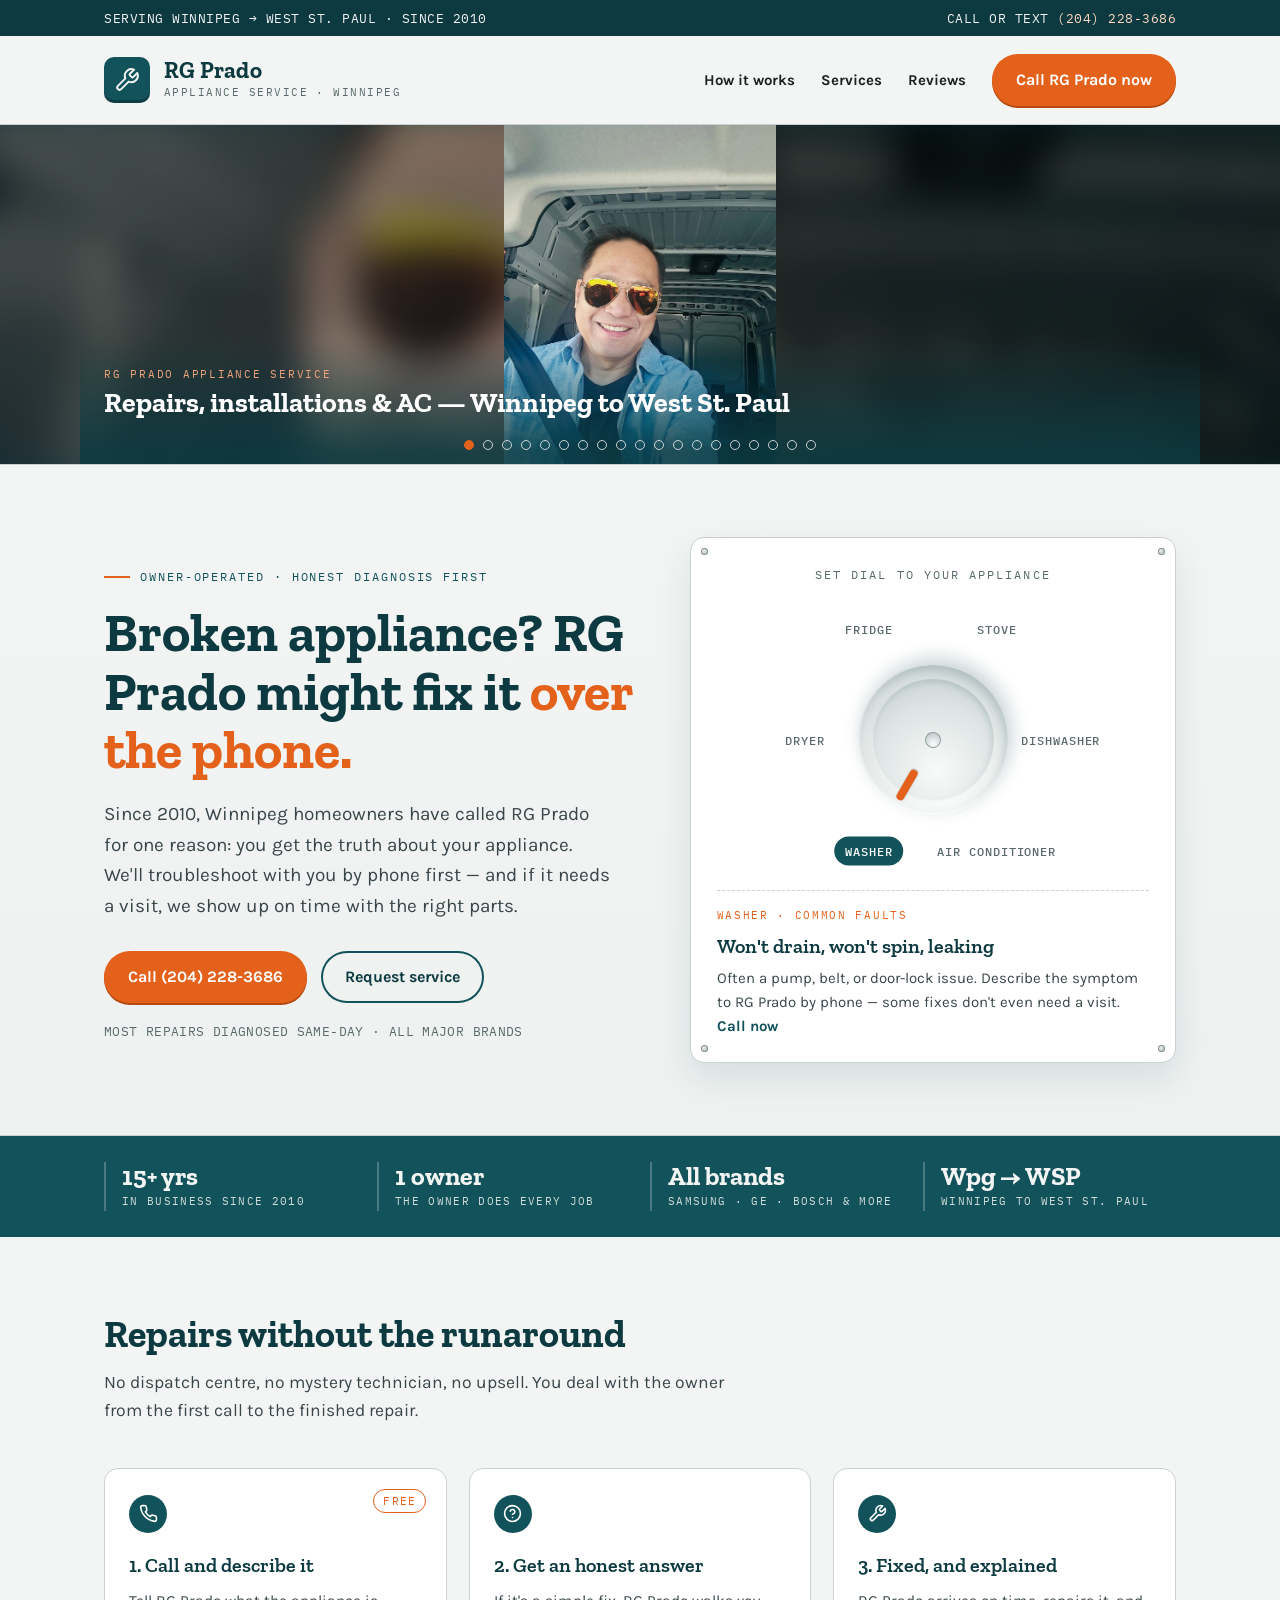
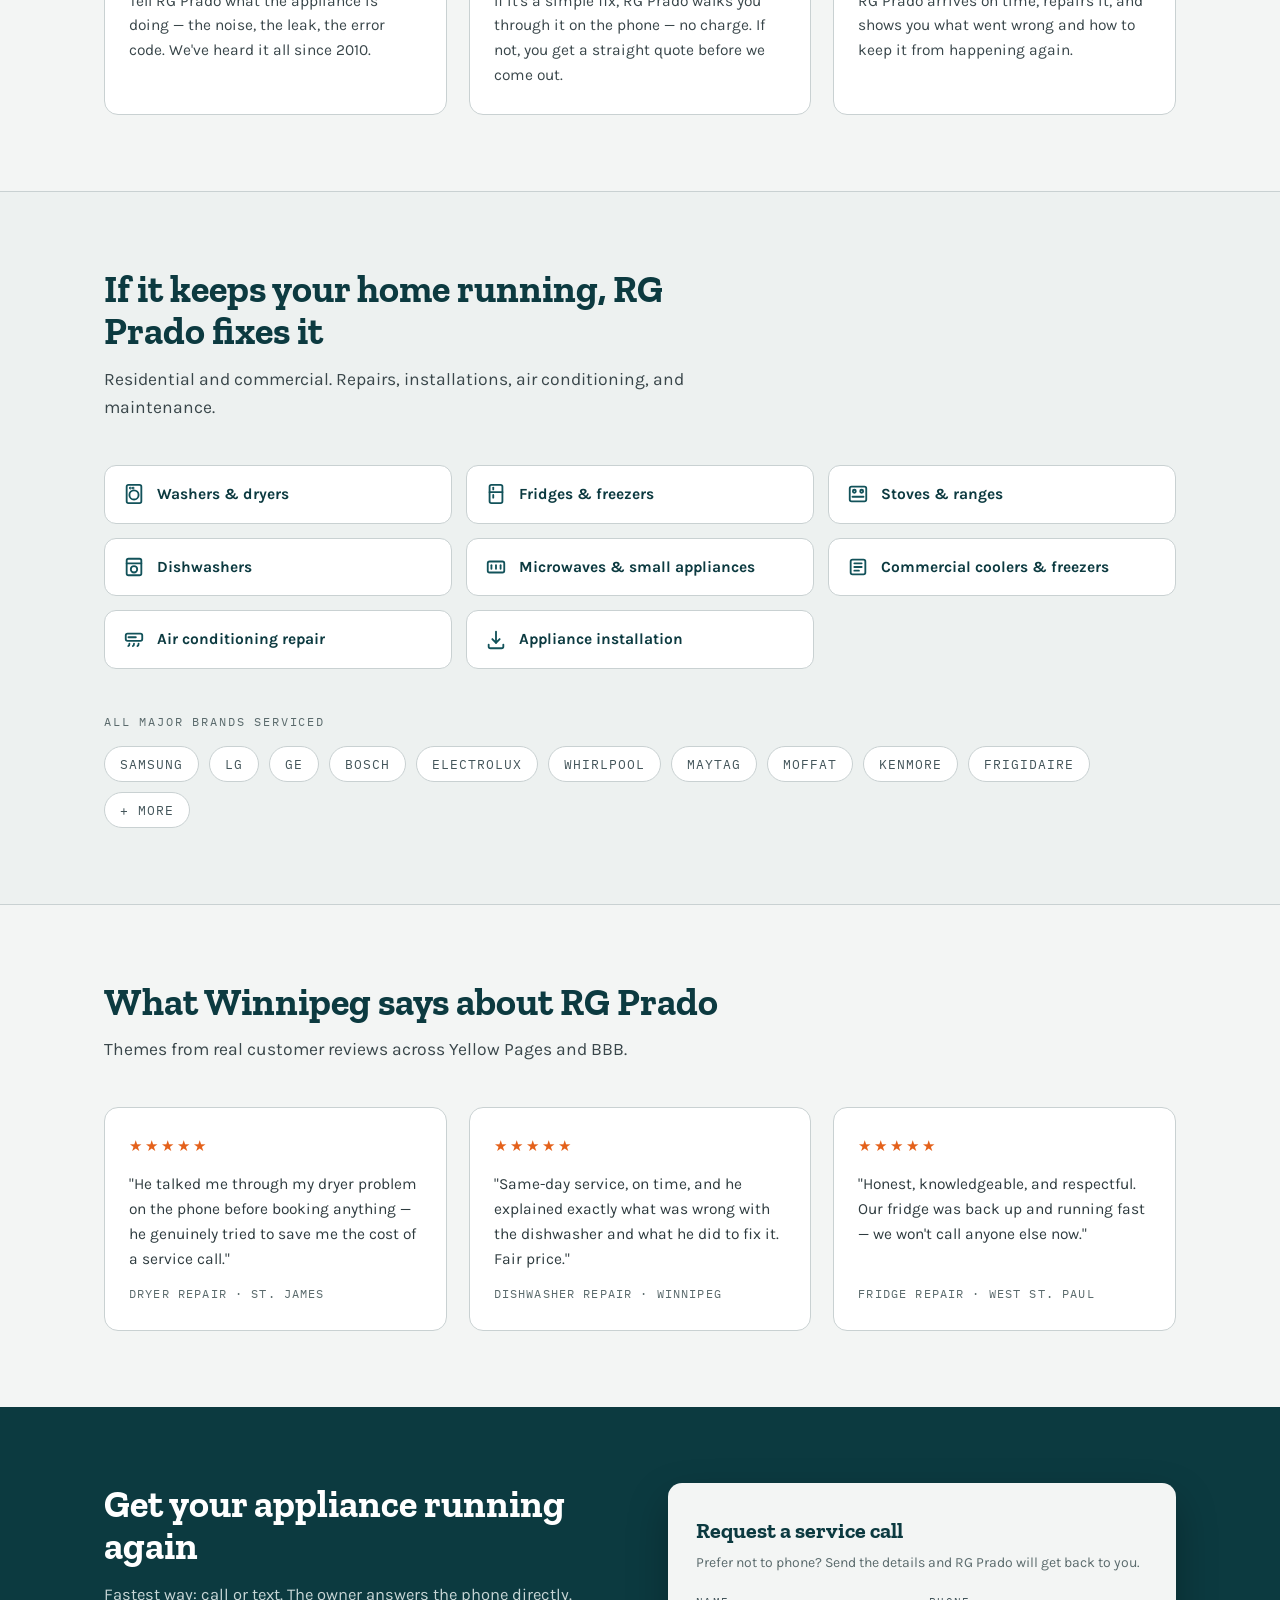
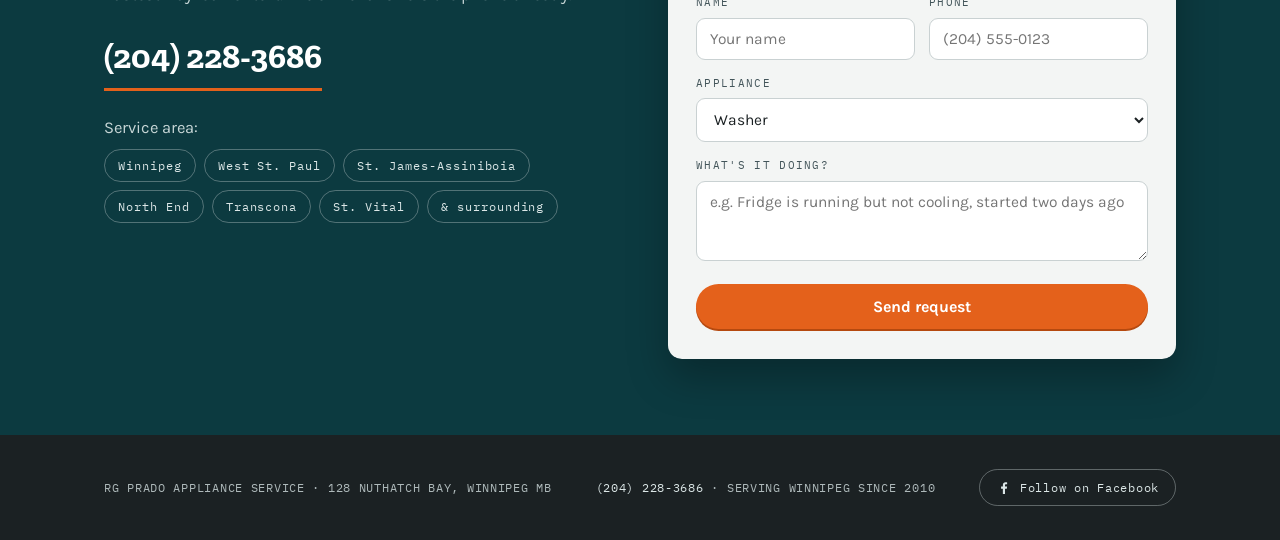
<file: index.html>
<!DOCTYPE html>
<html lang="en">
<head>
    <meta charset="UTF-8">
    <meta name="viewport" content="width=device-width, initial-scale=1.0">
    <title>RG Prado Appliance Service — Winnipeg Appliance Repair Since 2010</title>
    <link rel="preconnect" href="https://fonts.googleapis.com">
    <link rel="preconnect" href="https://fonts.gstatic.com" crossorigin>
    <link href="https://fonts.googleapis.com/css2?family=Zilla+Slab:wght@500;600;700&family=Karla:wght@400;500;700&family=IBM+Plex+Mono:wght@400;500&display=swap" rel="stylesheet">
    <link rel="stylesheet" href="styles.css">
</head>
<body>

    <!-- top strip -->
    <div class="topstrip">
        <div class="wrap">
            <span>SERVING WINNIPEG → WEST ST. PAUL · SINCE 2010</span>
            <span>CALL OR TEXT <a href="tel:+12042283686">(204) 228-3686</a></span>
        </div>
    </div>

    <!-- header -->
    <header>
        <div class="wrap">
            <a class="nameplate" href="#top">
                <span class="plate-mark" aria-hidden="true">
                    <svg viewBox="0 0 24 24" fill="none" stroke="#F3F5F4" stroke-width="1.8" stroke-linecap="round" stroke-linejoin="round">
                    <path d="M14.7 6.3a1 1 0 0 0 0 1.4l1.6 1.6a1 1 0 0 0 1.4 0l3.77-3.77a6 6 0 0 1-7.94 7.94l-6.91 6.91a2.12 2.12 0 0 1-3-3l6.91-6.91a6 6 0 0 1 7.94-7.94l-3.76 3.76z"/>
                    </svg>
                </span>
                <span>
                    <h1>RG Prado</h1>
                    <div class="sub">Appliance Service · Winnipeg</div>
                </span>
            </a>
            <nav>
                <span class="navlinks">
                    <a href="#how">How it works</a>
                    <a href="#services">Services</a>
                    <a href="#reviews">Reviews</a>
                </span>
                <a class="btn" href="tel:+12042283686">Call <span class="btn-long">RG Prado </span>now</a>
            </nav>
        </div>
    </header>

    <!-- opening photo slideshow -->
    <div class="slideshow" id="slideshow" aria-roledescription="carousel" aria-label="RG Prado at work">
        <div class="slide-cap">
            <span class="cap-eyebrow">RG Prado Appliance Service</span>
            <span class="cap-line">Repairs, installations &amp; AC — Winnipeg to West St. Paul</span>
        </div>
        <div class="slide-dots" role="tablist" aria-label="Choose slide" id="slideDots"></div>
    </div>

    <!-- hero -->
    <div class="hero" id="top">
        <div class="wrap">
            <div>
                <span class="eyebrow">Owner-operated · Honest diagnosis first</span>
                <h2>Broken appliance? RG Prado might fix it <em>over the phone.</em></h2>
                <p class="lede">Since 2010, Winnipeg homeowners have called RG Prado for one reason: you get the truth about your appliance. We'll troubleshoot with you by phone first — and if it needs a visit, we show up on time with the right parts.</p>
                <div class="hero-ctas">
                    <a class="btn" href="tel:+12042283686">Call (204) 228-3686</a>
                    <a class="btn ghost" href="#book">Request service</a>
                </div>
                <div class="hero-note">MOST REPAIRS DIAGNOSED SAME-DAY · ALL MAJOR BRANDS</div>
            </div>

            <!-- signature: diagnostic dial -->
            <div class="dial-panel">
                <div class="screws" aria-hidden="true"><i></i><i></i><i></i><i></i></div>
                <div class="dial-title">Set dial to your appliance</div>
                <div class="dial-stage">
                    <div class="knob-wrap">
                        <div class="knob" id="knob" aria-hidden="true">
                            <span class="pointer"></span>
                            <span class="hub"></span>
                        </div>
                        <div class="knob-labels" role="group" aria-label="Choose your appliance type" id="knobLabels"></div>
                    </div>
                </div>
                <div class="diagnosis" aria-live="polite">
                    <div class="dx-label" id="dxLabel">Washer · Common faults</div>
                    <h3 id="dxTitle">Won't drain, won't spin, leaking</h3>
                    <p id="dxBody">Often a pump, belt, or door-lock issue. Describe the symptom to RG Prado by phone — some fixes don't even need a visit. <a href="tel:+12042283686">Call now</a></p>
                </div>
            </div>
        </div>
    </div>

    <!-- trust strip -->
    <div class="truststrip">
        <div class="wrap">
            <div class="cell"><div class="num">15+ yrs</div><div class="lbl">In business since 2010</div></div>
            <div class="cell"><div class="num">1 owner</div><div class="lbl">The owner does every job</div></div>
            <div class="cell"><div class="num">All brands</div><div class="lbl">Samsung · GE · Bosch &amp; more</div></div>
            <div class="cell"><div class="num">Wpg → WSP</div><div class="lbl">Winnipeg to West St. Paul</div></div>
        </div>
    </div>

    <!-- how it works -->
    <section id="how">
        <div class="wrap">
            <div class="sec-head reveal">
                <h2>Repairs without the runaround</h2>
                <p>No dispatch centre, no mystery technician, no upsell. You deal with the owner from the first call to the finished repair.</p>
            </div>
            <div class="steps">
                <div class="step reveal">
                    <span class="free-tag">Free</span>
                    <div class="dot" aria-hidden="true"><svg viewBox="0 0 24 24" fill="none" stroke="#fff" stroke-width="2" stroke-linecap="round" stroke-linejoin="round"><path d="M22 16.92v3a2 2 0 0 1-2.18 2 19.79 19.79 0 0 1-8.63-3.07 19.5 19.5 0 0 1-6-6 19.79 19.79 0 0 1-3.07-8.67A2 2 0 0 1 4.11 2h3a2 2 0 0 1 2 1.72c.13.96.36 1.9.7 2.81a2 2 0 0 1-.45 2.11L8.09 9.91a16 16 0 0 0 6 6l1.27-1.27a2 2 0 0 1 2.11-.45c.91.34 1.85.57 2.81.7A2 2 0 0 1 22 16.92z"/></svg></div>
                    <h3>1. Call and describe it</h3>
                    <p>Tell RG Prado what the appliance is doing — the noise, the leak, the error code. We've heard it all since 2010.</p>
                </div>
                <div class="step reveal">
                    <div class="dot" aria-hidden="true"><svg viewBox="0 0 24 24" fill="none" stroke="#fff" stroke-width="2" stroke-linecap="round" stroke-linejoin="round"><circle cx="12" cy="12" r="10"/><path d="M9.09 9a3 3 0 0 1 5.83 1c0 2-3 3-3 3"/><line x1="12" y1="17" x2="12.01" y2="17"/></svg></div>
                    <h3>2. Get an honest answer</h3>
                    <p>If it's a simple fix, RG Prado walks you through it on the phone — no charge. If not, you get a straight quote before we come out.</p>
                </div>
                <div class="step reveal">
                    <div class="dot" aria-hidden="true"><svg viewBox="0 0 24 24" fill="none" stroke="#fff" stroke-width="2" stroke-linecap="round" stroke-linejoin="round"><path d="M14.7 6.3a1 1 0 0 0 0 1.4l1.6 1.6a1 1 0 0 0 1.4 0l3.77-3.77a6 6 0 0 1-7.94 7.94l-6.91 6.91a2.12 2.12 0 0 1-3-3l6.91-6.91a6 6 0 0 1 7.94-7.94l-3.76 3.76z"/></svg></div>
                    <h3>3. Fixed, and explained</h3>
                    <p>RG Prado arrives on time, repairs it, and shows you what went wrong and how to keep it from happening again.</p>
                </div>
            </div>
        </div>
    </section>

    <!-- services + brands -->
    <section class="svc" id="services">
        <div class="wrap">
            <div class="sec-head reveal">
                <h2>If it keeps your home running, RG Prado fixes it</h2>
                <p>Residential and commercial. Repairs, installations, air conditioning, and maintenance.</p>
            </div>
            <div class="svc-grid">
                <div class="svc-item reveal"><svg viewBox="0 0 24 24" fill="none" stroke="currentColor" stroke-width="2" stroke-linecap="round"><rect x="4" y="2" width="16" height="20" rx="2"/><circle cx="12" cy="13" r="5"/><circle cx="8" cy="5.5" r="0.5" fill="currentColor"/><circle cx="11" cy="5.5" r="0.5" fill="currentColor"/></svg>Washers &amp; dryers</div>
                <div class="svc-item reveal"><svg viewBox="0 0 24 24" fill="none" stroke="currentColor" stroke-width="2" stroke-linecap="round"><rect x="5" y="2" width="14" height="20" rx="2"/><line x1="5" y1="10" x2="19" y2="10"/><line x1="9" y1="5" x2="9" y2="7"/><line x1="9" y1="13" x2="9" y2="16"/></svg>Fridges &amp; freezers</div>
                <div class="svc-item reveal"><svg viewBox="0 0 24 24" fill="none" stroke="currentColor" stroke-width="2" stroke-linecap="round"><rect x="3" y="4" width="18" height="16" rx="2"/><circle cx="8" cy="9" r="1.6"/><circle cx="16" cy="9" r="1.6"/><line x1="6" y1="15" x2="18" y2="15"/></svg>Stoves &amp; ranges</div>
                <div class="svc-item reveal"><svg viewBox="0 0 24 24" fill="none" stroke="currentColor" stroke-width="2" stroke-linecap="round"><rect x="4" y="3" width="16" height="18" rx="2"/><line x1="4" y1="8" x2="20" y2="8"/><circle cx="12" cy="14.5" r="3.5"/></svg>Dishwashers</div>
                <div class="svc-item reveal"><svg viewBox="0 0 24 24" fill="none" stroke="currentColor" stroke-width="2" stroke-linecap="round"><rect x="3" y="6" width="18" height="12" rx="2"/><line x1="7" y1="10" x2="7" y2="14"/><line x1="12" y1="10" x2="12" y2="14"/><line x1="17" y1="10" x2="17" y2="14"/></svg>Microwaves &amp; small appliances</div>
                <div class="svc-item reveal"><svg viewBox="0 0 24 24" fill="none" stroke="currentColor" stroke-width="2" stroke-linecap="round"><rect x="4" y="4" width="16" height="16" rx="2"/><path d="M8 12h8M8 8h8M8 16h5"/></svg>Commercial coolers &amp; freezers</div>
                <div class="svc-item reveal"><svg viewBox="0 0 24 24" fill="none" stroke="currentColor" stroke-width="2" stroke-linecap="round"><rect x="3" y="5" width="18" height="8" rx="2"/><line x1="6" y1="9" x2="14" y2="9"/><path d="M7 16c0 2-1.2 2.6-1.2 2.6M12 16c0 2-1.2 2.6-1.2 2.6M17 16c0 2-1.2 2.6-1.2 2.6"/></svg>Air conditioning repair</div>
                <div class="svc-item reveal"><svg viewBox="0 0 24 24" fill="none" stroke="currentColor" stroke-width="2" stroke-linecap="round" stroke-linejoin="round"><path d="M12 3v12"/><polyline points="8 11 12 15 16 11"/><path d="M4 17v2a2 2 0 0 0 2 2h12a2 2 0 0 0 2-2v-2"/></svg>Appliance installation</div>
            </div>
            <div class="reveal">
                <div class="brands-lede">All major brands serviced</div>
                <div class="brands">
                    <span class="b">Samsung</span><span class="b">LG</span><span class="b">GE</span>
                    <span class="b">Bosch</span><span class="b">Electrolux</span><span class="b">Whirlpool</span>
                    <span class="b">Maytag</span><span class="b">Moffat</span><span class="b">Kenmore</span>
                    <span class="b">Frigidaire</span><span class="b">+ more</span>
                </div>
            </div>
        </div>
    </section>

    <!-- reviews -->
    <section id="reviews">
        <div class="wrap">
            <div class="sec-head reveal">
                <h2>What Winnipeg says about RG Prado</h2>
                <p>Themes from real customer reviews across Yellow Pages and BBB.</p>
            </div>
            <div class="reviews-grid">
                <div class="review reveal">
                    <div class="stars" aria-label="5 out of 5 stars">★★★★★</div>
                    <p>"He talked me through my dryer problem on the phone before booking anything — he genuinely tried to save me the cost of a service call."</p>
                    <div class="who">Dryer repair · St. James</div>
                </div>
                <div class="review reveal">
                    <div class="stars" aria-label="5 out of 5 stars">★★★★★</div>
                    <p>"Same-day service, on time, and he explained exactly what was wrong with the dishwasher and what he did to fix it. Fair price."</p>
                    <div class="who">Dishwasher repair · Winnipeg</div>
                </div>
                <div class="review reveal">
                    <div class="stars" aria-label="5 out of 5 stars">★★★★★</div>
                    <p>"Honest, knowledgeable, and respectful. Our fridge was back up and running fast — we won't call anyone else now."</p>
                    <div class="who">Fridge repair · West St. Paul</div>
                </div>
            </div>
        </div>
    </section>

    <!-- booking -->
    <section class="book" id="book">
        <div class="wrap">
            <div class="reveal">
                <h2>Get your appliance running again</h2>
                <p>Fastest way: call or text. The owner answers the phone directly.</p>
                <a class="bigphone" href="tel:+12042283686">(204) 228-3686</a>
                <p style="margin-bottom:8px">Service area:</p>
                <ul class="area-list">
                    <li>Winnipeg</li><li>West St. Paul</li><li>St. James-Assiniboia</li>
                    <li>North End</li><li>Transcona</li><li>St. Vital</li><li>&amp; surrounding</li>
                </ul>
            </div>
            <form class="request reveal" id="reqForm" action="https://formspree.io/f/meebyyav" method="POST">
                <input type="hidden" name="_subject" value="New service request from your website">
                <input type="text" name="_gotcha" style="display:none" tabindex="-1" autocomplete="off">
                <div id="formFields">
                    <h3>Request a service call</h3>
                    <p class="formsub">Prefer not to phone? Send the details and RG Prado will get back to you.</p>
                    <div class="form-row">
                        <div class="field">
                            <label for="fName">Name</label>
                            <input id="fName" name="name" type="text" placeholder="Your name" autocomplete="name" required>
                        </div>
                        <div class="field">
                            <label for="fPhone">Phone</label>
                            <input id="fPhone" name="phone" type="tel" placeholder="(204) 555-0123" autocomplete="tel" required>
                        </div>
                    </div>
                    <div class="field">
                        <label for="fAppl">Appliance</label>
                        <select id="fAppl" name="appliance">
                            <option>Washer</option><option>Dryer</option><option>Fridge / freezer</option>
                            <option>Stove / range</option><option>Dishwasher</option><option>Air conditioner</option><option>Other</option>
                        </select>
                    </div>
                    <div class="field">
                        <label for="fMsg">What's it doing?</label>
                        <textarea id="fMsg" name="message" placeholder="e.g. Fridge is running but not cooling, started two days ago" required></textarea>
                    </div>
                    <button class="btn" type="submit" style="width:100%">Send request</button>
                </div>
                <div class="form-done" id="formDone">
                    <div class="check"><svg viewBox="0 0 24 24" fill="none" stroke="#fff" stroke-width="2.4" stroke-linecap="round" stroke-linejoin="round"><polyline points="20 6 9 17 4 12"/></svg></div>
                    <h3>Request sent</h3>
                    <p>RG Prado will call you back to talk through the problem — often the same day.</p>
                </div>
            </form>
        </div>
    </section>

    <!-- footer -->
    <footer>
    <div class="wrap">
        <div class="fmono">RG PRADO APPLIANCE SERVICE · 128 NUTHATCH BAY, WINNIPEG MB</div>
        <div class="fmono"><a href="tel:+12042283686">(204) 228-3686</a> · SERVING WINNIPEG SINCE 2010</div>
        <a class="fb-link" href="https://www.facebook.com/Rgpradoapplianceservice/" target="_blank" rel="noopener" aria-label="RG Prado on Facebook">
        <svg viewBox="0 0 24 24" fill="currentColor" aria-hidden="true"><path d="M13.5 21v-8h2.7l.4-3.1h-3.1V7.9c0-.9.25-1.5 1.54-1.5H16.7V3.6c-.29-.04-1.27-.12-2.4-.12-2.38 0-4 1.45-4 4.1v2.3H7.6V13h2.7v8h3.2z"/></svg>
        <span>Follow on Facebook</span>
        </a>
    </div>
    </footer>
    <script src="script.js"></script>
    <!-- Cloudflare Web Analytics -->
     <script type='module' src='https://static.cloudflareinsights.com/beacon.min.js' data-cf-beacon='{"token": "3e4dfc49025046a990f33d57e4550727"}'>
     </script>
     <!-- End Cloudflare Web Analytics -->
</body>
</html>
</file>
<file: styles.css>
:root{
    --porcelain:#F3F5F4;
    --enamel:#12525A;
    --enamel-deep:#0C3A40;
    --charcoal:#1B2123;
    --coil:#E4611B;
    --steel:#C9D1D2;
    --steel-soft:#E3E8E8;
    --white:#FFFFFF;
    --radius:14px;
}
*{margin:0;padding:0;box-sizing:border-box}
html{scroll-behavior:smooth}
body{
    background:var(--porcelain);
    color:var(--charcoal);
    font-family:'Karla',sans-serif;
    font-size:17px;
    line-height:1.6;
    -webkit-font-smoothing:antialiased;
    overflow-x:clip;
}
.mono{font-family:'IBM Plex Mono',monospace}
.wrap{max-width:1120px;margin:0 auto;padding:0 24px}
a{color:inherit}
:focus-visible{outline:3px solid var(--coil);outline-offset:3px;border-radius:4px}

/* ---------- top strip ---------- */
  .topstrip{
    background:var(--enamel-deep);
    color:var(--porcelain);
    font-family:'IBM Plex Mono',monospace;
    font-size:12.5px;
    letter-spacing:.04em;
}
.topstrip .wrap{display:flex;justify-content:space-between;align-items:center;
    padding-top:8px;padding-bottom:8px;gap:16px}
.topstrip a{text-decoration:none;color:#FFD9C2}
.topstrip a:hover{text-decoration:underline}

/* ---------- header / nameplate ---------- */
header{background:var(--porcelain); border-bottom:1px solid var(--steel);}
header .wrap{
    display:flex;align-items:center;
    justify-content:space-between;
    padding-top:18px;padding-bottom:18px;gap:24px;
    min-width:0;
}
.nameplate{
    display:flex;align-items:center;
    gap:14px;text-decoration:none;
    min-width:0;flex-shrink:1;
}
.plate-mark{
    width:46px;height:46px;border-radius:10px;
    background:var(--enamel);
    display:grid;place-items:center;flex:0 0 auto;
    box-shadow:inset 0 -3px 0 rgba(0,0,0,.25);
}
.plate-mark svg{width:26px;height:26px}
.nameplate h1{
    font-family:'Zilla Slab',serif;
    font-weight:700;font-size:23px;line-height:1.05;
    letter-spacing:.01em;color:var(--enamel-deep);
    white-space:nowrap;
}
.nameplate .sub{
    font-family:'IBM Plex Mono',monospace;
    font-size:10.5px;letter-spacing:.14em;color:#5A6A6C;
    text-transform:uppercase;margin-top:2px;
}
nav{display:flex;gap:26px;align-items:center}
nav a{
    text-decoration:none;font-weight:700;font-size:15px;color:var(--charcoal);
    white-space:nowrap;
    /* transition:color .15s ease; */
}
nav a:hover{color:var(--enamel)}
.navlinks{display:flex;gap:26px}
.btn{
    display:inline-block;
    background:var(--coil);color:#fff;
    font-family:'Karla',sans-serif;font-weight:700;font-size:16px;
    padding:13px 24px;border-radius:999px;text-decoration:none;
    border:none;cursor:pointer;
    box-shadow:0 2px 0 #B5490F;
    transition:transform .12s ease, box-shadow .12s ease;
}
.btn:hover{transform:translateY(-1px);box-shadow:0 3px 0 #B5490F}
.btn:active{transform:translateY(1px);box-shadow:0 0 0 #B5490F}
.btn.ghost{
background:transparent;color:var(--enamel-deep);
box-shadow:inset 0 0 0 2px var(--enamel);
}
.btn.ghost:hover{background:var(--enamel);color:#fff}

/* ---------- hero ---------- */
  .hero{
    border-bottom:1px solid var(--steel);
    background:
      linear-gradient(180deg, var(--porcelain) 0%, #EDF1F0 100%);
    overflow:hidden;
  }
  .hero .wrap{
    display:grid;grid-template-columns:1.05fr .95fr;
    gap:48px;align-items:center;
    padding-top:72px;padding-bottom:72px;
  }
  .eyebrow{
    font-family:'IBM Plex Mono',monospace;
    font-size:12px;letter-spacing:.16em;text-transform:uppercase;
    color:var(--enamel);
    display:inline-flex;align-items:center;gap:10px;
    margin-bottom:18px;
  }
  .eyebrow::before{content:"";width:26px;height:2px;background:var(--coil);display:inline-block}
  .hero h2{
    font-family:'Zilla Slab',serif;font-weight:700;
    font-size:clamp(34px,4.6vw,54px);line-height:1.08;
    color:var(--enamel-deep);
    margin-bottom:20px;
  }
  .hero h2 em{font-style:normal;color:var(--coil)}
  .hero p.lede{font-size:19px;max-width:46ch;color:#39464A;margin-bottom:30px}
  .hero-ctas{display:flex;gap:14px;flex-wrap:wrap;align-items:center}
  .hero-note{
    margin-top:18px;font-family:'IBM Plex Mono',monospace;
    font-size:12.5px;color:#5A6A6C;letter-spacing:.03em;
  }

/* ---------- the dial ---------- */
.dial-panel{
    background:var(--white);
    border:1px solid var(--steel);
    border-radius:var(--radius);
    box-shadow:0 14px 34px rgba(12,58,64,.10);
    padding:28px 26px 24px;
    position:relative;
}
.dial-panel .screws{position:absolute;inset:10px;pointer-events:none}
.dial-panel .screws i{
position:absolute;width:7px;height:7px;border-radius:50%;
background:radial-gradient(circle at 35% 35%, #EDEFEF, #9FAAAC);
box-shadow:inset 0 0 0 1px #8A9698;
}
.screws i:nth-child(1){top:0;left:0}
.screws i:nth-child(2){top:0;right:0}
.screws i:nth-child(3){bottom:0;left:0}
.screws i:nth-child(4){bottom:0;right:0}
.dial-title{
    text-align:center;
    font-family:'IBM Plex Mono',monospace;font-size:11.5px;
    letter-spacing:.18em;text-transform:uppercase;color:#5A6A6C;
    margin-bottom:16px;
}
.dial-stage{display:grid;place-items:center;margin-bottom:6px}
.knob-wrap{position:relative;width:280px;height:280px}
.knob-labels button{
    position:absolute;transform:translate(-50%,-50%);
    background:none;border:none;cursor:pointer;
    font-family:'IBM Plex Mono',monospace;font-size:11.5px;font-weight:500;
    letter-spacing:.08em;text-transform:uppercase;color:#5A6A6C;
    padding:7px 11px;border-radius:999px;white-space:nowrap;
    transition:color .15s ease, background .15s ease;
}
.knob-labels button:hover{color:var(--enamel-deep)}
.knob-labels button[aria-pressed="true"]{background:var(--enamel);color:#fff;}
.knob{
    position:absolute;top:50%;left:50%;
    width:150px;height:150px;margin:-75px 0 0 -75px;
    border-radius:50%;
    background:
        radial-gradient(circle at 32% 28%, #FFFFFF 0%, #E9EDEC 42%, #C6CFD0 100%);
    box-shadow:
        0 8px 18px rgba(12,58,64,.22),
        inset 0 2px 3px rgba(255,255,255,.9),
        inset 0 -6px 10px rgba(12,58,64,.18);
    transition:transform .45s cubic-bezier(.2,.8,.25,1.1);
}
.knob::before{
    content:"";position:absolute;inset:14px;border-radius:50%;
    background:
        radial-gradient(circle at 35% 30%, #F7FAF9 0%, #DDE4E3 55%, #BFC9CA 100%);
    box-shadow:inset 0 1px 2px rgba(255,255,255,.8), inset 0 -3px 6px rgba(12,58,64,.15);
}
.knob .pointer{
    position:absolute;top:6px;left:50%;
    width:8px;height:34px;margin-left:-4px;border-radius:4px;
    background:var(--coil);
    box-shadow:0 1px 2px rgba(0,0,0,.25);
}
.knob .hub{
    position:absolute;top:50%;left:50%;width:16px;height:16px;margin:-8px 0 0 -8px;
    border-radius:50%;
    background:radial-gradient(circle at 35% 30%, #FBFDFD, #AEB9BA);
    box-shadow:inset 0 0 0 1px #93A0A2;
}
.diagnosis{
    border-top:1px dashed var(--steel);
    padding-top:16px;margin-top:10px;min-height:118px;
}
.diagnosis .dx-label{
    font-family:'IBM Plex Mono',monospace;font-size:10.5px;
    letter-spacing:.16em;text-transform:uppercase;color:var(--coil);
    margin-bottom:6px;
}
.diagnosis h3{
    font-family:'Zilla Slab',serif;font-weight:600;font-size:20px;
    color:var(--enamel-deep);margin-bottom:4px;
}
.diagnosis p{font-size:15px;color:#39464A}
.diagnosis a{color:var(--enamel);font-weight:700;text-decoration:none}
.diagnosis a:hover{text-decoration:underline}

/* ---------- trust strip ---------- */
.truststrip{background:var(--enamel);color:var(--porcelain)}
.truststrip .wrap{
    display:grid;grid-template-columns:repeat(4,1fr);
    padding-top:26px;padding-bottom:26px;gap:20px;
}
.truststrip .cell{border-left:2px solid rgba(243,245,244,.25);padding-left:16px}
.truststrip .num{font-family:'Zilla Slab',serif;font-weight:700;font-size:26px;line-height:1.1;}
.truststrip .lbl{
    font-family:'IBM Plex Mono',monospace;font-size:11px;
    letter-spacing:.12em;text-transform:uppercase;opacity:.85;margin-top:3px;
}

/* ---------- sections ---------- */
section{padding:76px 0}
.sec-head{max-width:640px;margin-bottom:44px}
.sec-head h2{
    font-family:'Zilla Slab',serif;font-weight:700;
    font-size:clamp(28px,3.4vw,38px);line-height:1.12;color:var(--enamel-deep);
    margin-bottom:12px;
}
.sec-head p{color:#39464A;font-size:17.5px}

/* how it works */
.steps{display:grid;grid-template-columns:repeat(3,1fr);gap:22px}
.step{
    background:var(--white);border:1px solid var(--steel);
    border-radius:var(--radius);padding:26px 24px;
    position:relative;
}
.step .dot{
    width:38px;height:38px;border-radius:50%;
    background:var(--enamel);color:#fff;
    display:grid;place-items:center;margin-bottom:16px;
}
.step .dot svg{width:19px;height:19px}
.step h3{font-family:'Zilla Slab',serif;font-weight:600;font-size:20px;color:var(--enamel-deep);margin-bottom:8px}
.step p{font-size:15.5px;color:#39464A}
.step .free-tag{
    position:absolute;top:20px;right:20px;
    font-family:'IBM Plex Mono',monospace;font-size:10.5px;letter-spacing:.1em;
    color:var(--coil);border:1px solid var(--coil);border-radius:999px;
    padding:3px 9px;text-transform:uppercase;
}

/* services + brands */
.svc{background:#EDF1F0;border-top:1px solid var(--steel);border-bottom:1px solid var(--steel)}
.svc-grid{display:grid;grid-template-columns:repeat(3,1fr);gap:14px;margin-bottom:44px}
.svc-item{
    background:var(--white);border:1px solid var(--steel);border-radius:12px;
    padding:16px 18px;display:flex;align-items:center;gap:12px;
    font-weight:700;font-size:15.5px;color:var(--enamel-deep);
}
.svc-item svg{width:22px;height:22px;flex:0 0 auto;color:var(--enamel)}
.brands{
    display:flex;flex-wrap:wrap;gap:10px;align-items:center;
}
.brands .b{
    font-family:'IBM Plex Mono',monospace;font-size:12.5px;letter-spacing:.08em;
    text-transform:uppercase;color:#43555A;
    border:1px solid var(--steel);border-radius:999px;padding:7px 15px;background:var(--white);
}
.brands-lede{
    font-family:'IBM Plex Mono',monospace;font-size:11.5px;letter-spacing:.16em;
    text-transform:uppercase;color:#5A6A6C;margin-bottom:14px;
}

/* reviews */
.reviews-grid{display:grid;grid-template-columns:repeat(3,1fr);gap:22px}
.review{
    background:var(--white);border:1px solid var(--steel);border-radius:var(--radius);
    padding:26px 24px;display:flex;flex-direction:column;gap:14px;
}
.stars{color:var(--coil);letter-spacing:3px;font-size:15px}
.review p{font-size:15.5px;color:#2E3B3F}
.review .who{
    margin-top:auto;font-family:'IBM Plex Mono',monospace;
    font-size:11.5px;letter-spacing:.1em;text-transform:uppercase;color:#5A6A6C;
}

/* area + booking */
.book{background:var(--enamel-deep);color:var(--porcelain)}
.book .wrap{display:grid;grid-template-columns:1fr 1fr;gap:56px;align-items:start}
.book h2{
    font-family:'Zilla Slab',serif;font-weight:700;
    font-size:clamp(28px,3.4vw,38px);line-height:1.12;margin-bottom:14px;color:#fff;
}
.book p{color:#C7D6D6;font-size:16.5px;margin-bottom:22px}
.bigphone{
    display:inline-block;font-family:'Zilla Slab',serif;font-weight:700;
    font-size:clamp(26px,3vw,34px);color:#fff;text-decoration:none;
    border-bottom:3px solid var(--coil);padding-bottom:3px;margin-bottom:24px;
}
.area-list{list-style:none;display:flex;flex-wrap:wrap;gap:8px;margin-top:8px}
.area-list li{
    font-family:'IBM Plex Mono',monospace;font-size:12px;letter-spacing:.08em;
    border:1px solid rgba(243,245,244,.3);border-radius:999px;padding:6px 13px;
    color:#DCE7E7;
}
form.request{
    background:var(--porcelain);color:var(--charcoal);
    border-radius:var(--radius);padding:30px 28px;
    box-shadow:0 18px 40px rgba(0,0,0,.28);
}
form.request h3{
    font-family:'Zilla Slab',serif;font-weight:700;font-size:22px;
    color:var(--enamel-deep);margin-bottom:4px;
}
form.request .formsub{font-size:14px;color:#5A6A6C;margin-bottom:20px}
.field{margin-bottom:15px}
.field label{
    display:block;font-family:'IBM Plex Mono',monospace;font-size:11px;
    letter-spacing:.12em;text-transform:uppercase;color:#43555A;margin-bottom:6px;
}
.field input,.field select,.field textarea{
    width:100%;font-family:'Karla',sans-serif;font-size:15.5px;color:var(--charcoal);
    background:var(--white);border:1px solid var(--steel);border-radius:9px;
    padding:11px 13px;
}
.field textarea{resize:vertical;min-height:80px}
.field input:focus,.field select:focus,.field textarea:focus{
    outline:2px solid var(--enamel);outline-offset:0;border-color:var(--enamel);
}
.form-row{display:grid;grid-template-columns:1fr 1fr;gap:14px}
.form-done{
    display:none;text-align:center;padding:34px 10px;
}
.form-done .check{
    width:52px;height:52px;border-radius:50%;background:var(--enamel);
    display:grid;place-items:center;margin:0 auto 14px;
}
.form-done .check svg{width:26px;height:26px}
.form-done h3{font-family:'Zilla Slab',serif;color:var(--enamel-deep);font-size:22px;margin-bottom:6px}
.form-done p{color:#39464A;font-size:15px;margin:0}

/* footer */
footer{background:var(--charcoal);color:#AEB9BA;padding:34px 0}
footer .wrap{display:flex;justify-content:space-between;gap:20px;flex-wrap:wrap;align-items:center}
footer .fmono{font-family:'IBM Plex Mono',monospace;font-size:12px;letter-spacing:.06em}
footer a{color:#DCE7E7;text-decoration:none}
footer a:hover{text-decoration:underline}
footer .fb-link{
    display:inline-flex;align-items:center;gap:8px;
    font-family:'IBM Plex Mono',monospace;font-size:12px;letter-spacing:.06em;
    color:#DCE7E7;text-decoration:none;
    border:1px solid rgba(220,231,231,.35);border-radius:999px;
    padding:8px 16px;
    transition:border-color .15s ease, color .15s ease;
}
footer .fb-link:hover{border-color:var(--coil);color:#fff;text-decoration:none}
footer .fb-link svg{width:16px;height:16px}

/* reveal on scroll */
.reveal{opacity:0;transform:translateY(14px);transition:opacity .5s ease, transform .5s ease}
.reveal.in{opacity:1;transform:none}

@media (prefers-reduced-motion: reduce){
*{transition:none !important;animation:none !important}
html{scroll-behavior:auto}
.reveal{opacity:1;transform:none}
}

/* ---------- responsive ---------- */
@media (max-width: 960px){
.hero .wrap{grid-template-columns:1fr;gap:40px;padding-top:52px;padding-bottom:52px}
.truststrip .wrap{grid-template-columns:repeat(2,1fr)}
.steps,.reviews-grid,.svc-grid{grid-template-columns:1fr 1fr}
.book .wrap{grid-template-columns:1fr;gap:36px}
nav .navlinks{display:none}
header .wrap{gap:14px}
.nameplate .sub{display:none}
.btn-long{display:none}
}
@media (max-width: 620px){
.steps,.reviews-grid,.svc-grid{grid-template-columns:1fr}
.truststrip .wrap{grid-template-columns:1fr 1fr}
.form-row{grid-template-columns:1fr}
.knob-wrap{width:250px;height:250px}
.knob{width:130px;height:130px;margin:-65px 0 0 -65px}
.topstrip .wrap{flex-direction:column;gap:2px;align-items:flex-start}
.btn-long{display:none}
nav .btn{padding:11px 18px;font-size:15px}
.nameplate{gap:10px}
.plate-mark{width:38px;height:38px}
.plate-mark svg{width:22px;height:22px}
}

/* ---------- opening slideshow ---------- */
.slideshow{
  position:relative;
  height:340px;
  background:var(--enamel-deep);
  border-bottom:1px solid var(--steel);
  overflow:hidden;
}
.slide{
  position:absolute;inset:0;
  opacity:0;transition:opacity .8s ease;
  background-size:cover;background-position:center;
}
.slide.is-active{opacity:1;z-index:1}

.slide-bg{
  position:absolute;inset:0;
  background-size:cover;background-position:center;
  filter:blur(18px) brightness(.55);
  transform:scale(1.1); /* hides blur's soft edges */
}

.slide-img{
  position:absolute;inset:0;
  width:100%;height:100%;
  object-fit:contain;
  z-index:1;
}
.slide-cap{
  position:absolute;left:0;right:0;bottom:0;z-index:2;
  padding:26px 24px 44px;
  background:linear-gradient(180deg,transparent 0%,rgba(12,58,64,.85) 90%);
  display:flex;flex-direction:column;gap:4px;
  max-width:1120px;margin:0 auto;
}
.cap-eyebrow{
  font-family:'IBM Plex Mono',monospace;font-size:11px;
  letter-spacing:.16em;text-transform:uppercase;color:#F0A379;
}
.cap-line{
  font-family:'Zilla Slab',serif;font-weight:700;
  font-size:clamp(20px,2.6vw,28px);color:#fff;line-height:1.15;
}
.slide-dots{
  position:absolute;bottom:14px;left:0;right:0;z-index:3;
  display:flex;justify-content:center;gap:9px;
}
.slide-dots button{
  width:10px;height:10px;border-radius:50%;
  border:1px solid rgba(243,245,244,.8);
  background:transparent;cursor:pointer;padding:0;
}
.slide-dots button[aria-selected="true"]{background:var(--coil);border-color:var(--coil)}
@media (max-width:620px){
  .slideshow{height:240px}
  .slide .ph svg{width:100px;height:100px}
  .slide-dots{gap:6px}
  .slide-dots button{width:7px;height:7px}
}
</file>
